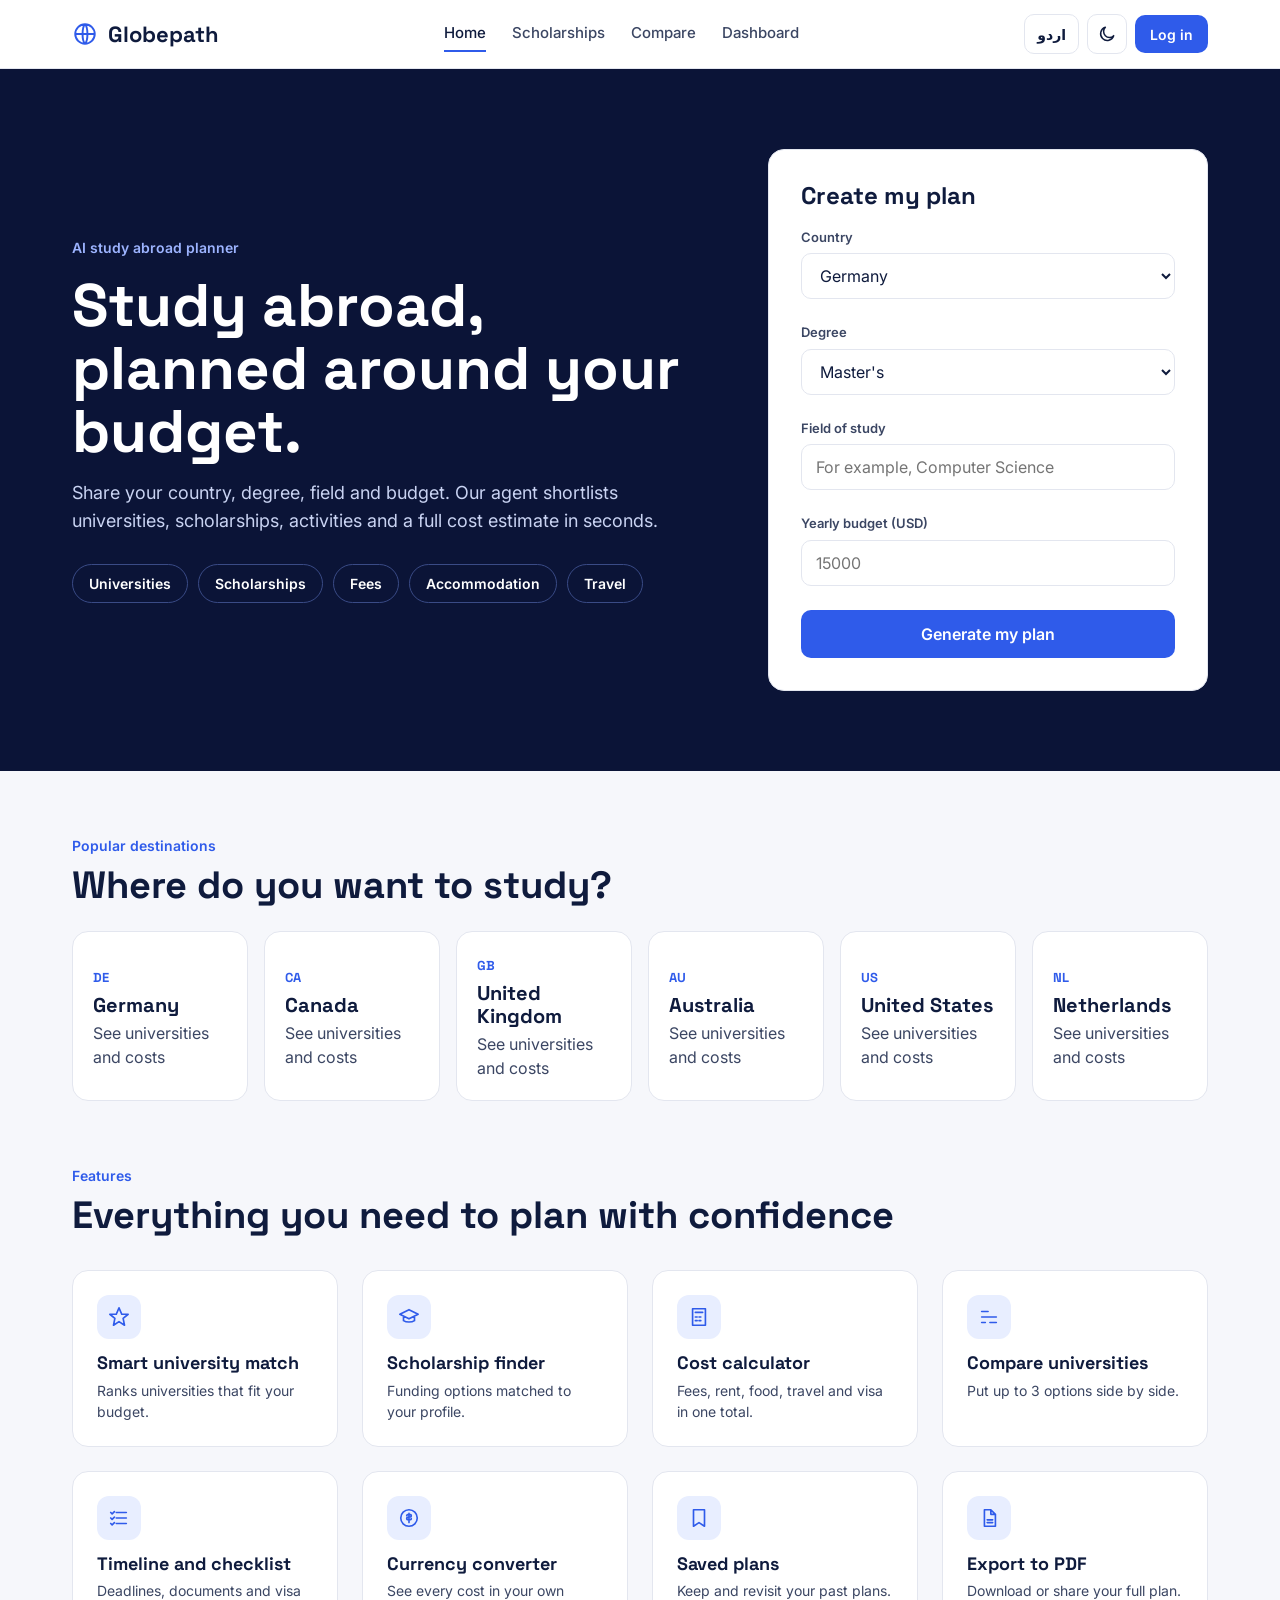
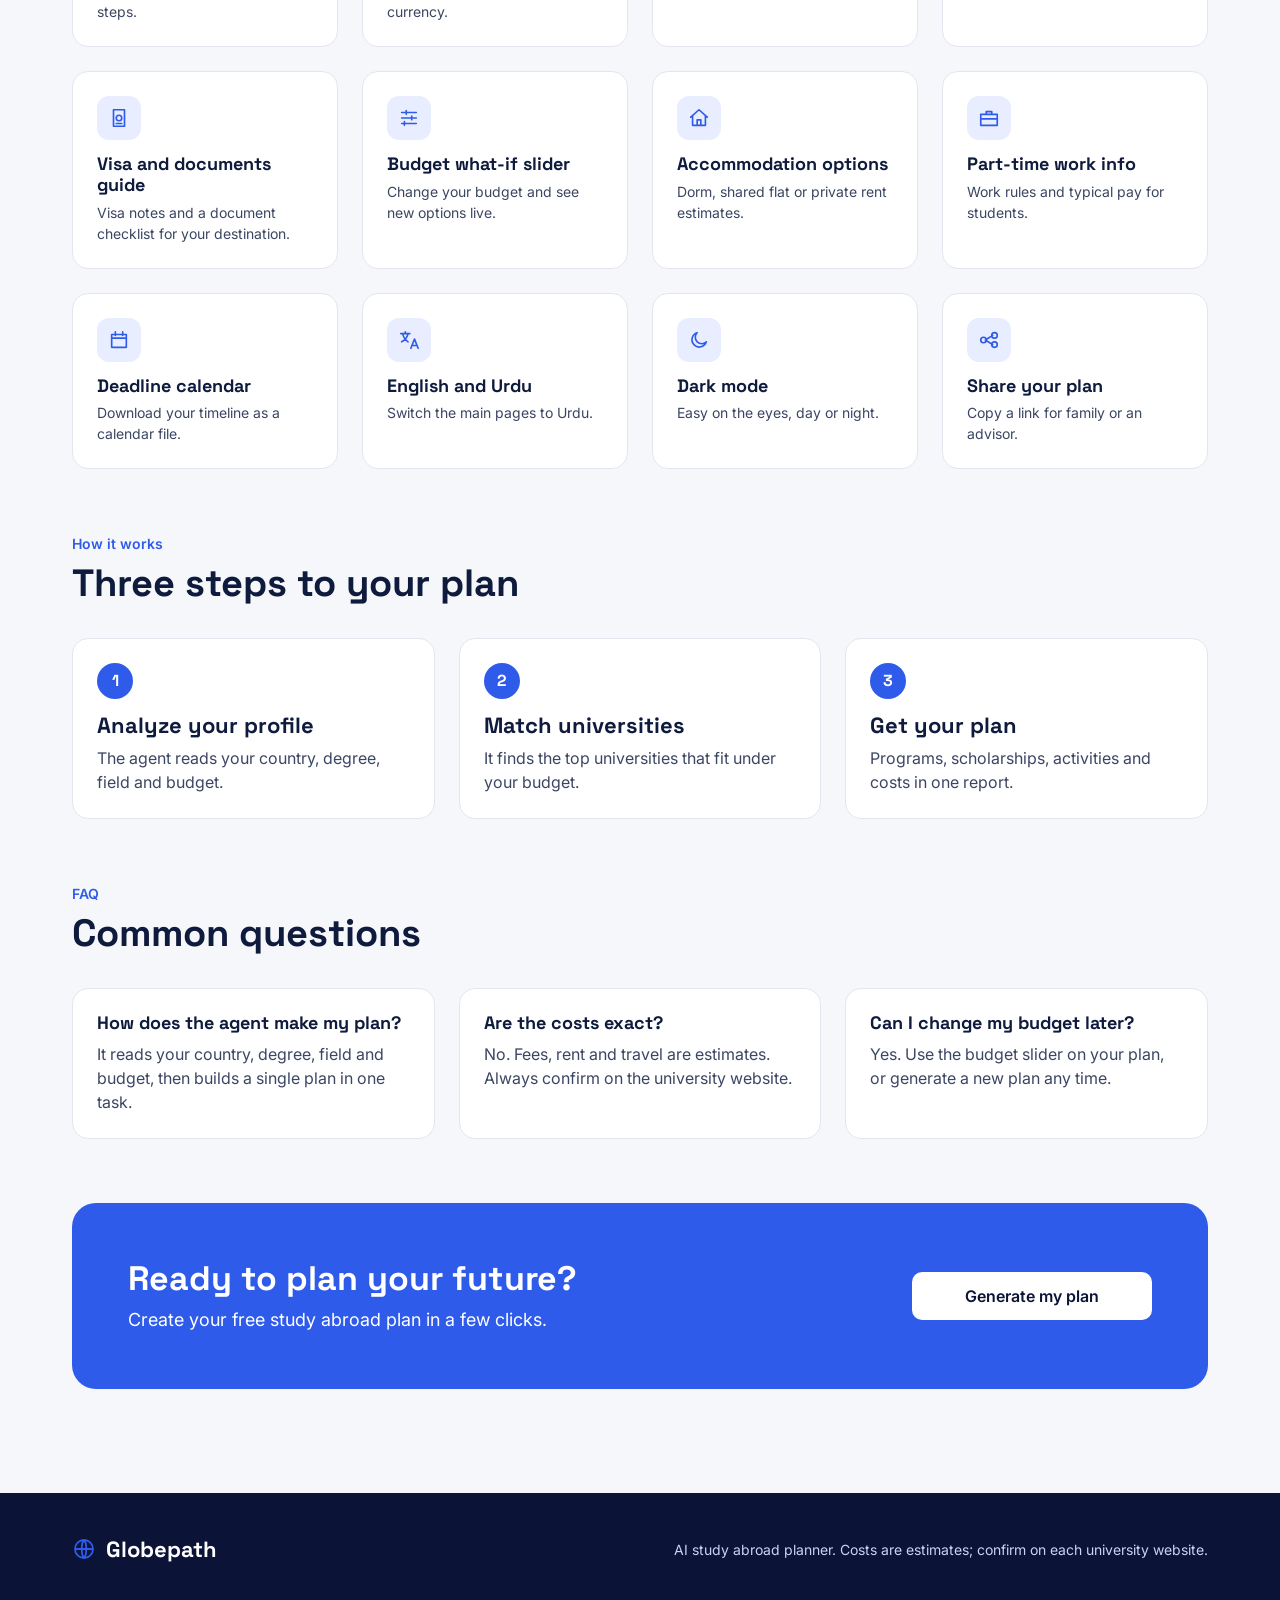
<file: frontend/index.html>
<!doctype html>
<html lang="en">
<head>
<meta charset="utf-8">
<meta name="viewport" content="width=device-width, initial-scale=1">
<title>Globepath | Plan your study abroad</title>
<meta name="description" content="Tell us your country, degree, field and budget. Our AI agent builds your study abroad plan.">
<link rel="icon" href="assets/img/favicon.svg" type="image/svg+xml">
<link rel="preconnect" href="https://fonts.googleapis.com">
<link rel="preconnect" href="https://fonts.gstatic.com" crossorigin>
<link rel="stylesheet" href="https://fonts.googleapis.com/css2?family=Inter:wght@400;500;600&family=Noto+Naskh+Arabic:wght@400;600&family=Space+Grotesk:wght@600;700&display=swap">
<link rel="stylesheet" href="assets/css/tokens.css">
<link rel="stylesheet" href="assets/css/base.css">
<link rel="stylesheet" href="assets/css/layout.css">
<link rel="stylesheet" href="assets/css/components.css">
<link rel="stylesheet" href="assets/css/pages.css">
<link rel="stylesheet" href="assets/css/print.css">
<script>try{var t=JSON.parse(localStorage.getItem("globepath:theme"));document.documentElement.dataset.theme=t||(matchMedia("(prefers-color-scheme: dark)").matches?"dark":"light")}catch(e){}</script>
</head>
<body>
<div id="nav"></div>
<main id="main">
<section class="hero" id="hero"><div class="container hero-grid">
  <div class="hero-copy">
    <div class="eyebrow reveal" style="color:#9DB4FF" data-i18n="hero.eyebrow">AI study abroad planner</div>
    <h1 class="reveal reveal-2" data-i18n="hero.title">Study abroad, planned around your budget.</h1>
    <p class="lead reveal reveal-2" data-i18n="hero.lead">Share your country, degree, field and budget. Our agent shortlists universities, scholarships, activities and a full cost estimate in seconds.</p>
    <div class="pills reveal reveal-2"><span class="pill">Universities</span><span class="pill">Scholarships</span><span class="pill">Fees</span><span class="pill">Accommodation</span><span class="pill">Travel</span></div>
  </div>
  <form class="card hero-form reveal reveal-2" id="plan-form" novalidate>
    <h2 data-i18n="form.title">Create my plan</h2>
    <div class="form-grid">
      <div class="field"><label for="country" data-i18n="form.country">Country</label><select class="input" id="country" required><option value="germany">Germany</option></select><div class="error" id="err-country" role="alert"></div></div>
      <div class="field"><label for="degree" data-i18n="form.degree">Degree</label><select class="input" id="degree" required><option value="bachelor">Bachelor's</option><option value="master" selected>Master's</option><option value="phd">PhD</option></select><div class="error" id="err-degree" role="alert"></div></div>
      <div class="field"><label for="field" data-i18n="form.field">Field of study</label><input class="input" id="field" list="field-list" placeholder="For example, Computer Science" autocomplete="off" required><datalist id="field-list"></datalist><div class="error" id="err-field" role="alert"></div></div>
      <div class="field"><label for="budget" data-i18n="form.budget">Yearly budget (USD)</label><input class="input" id="budget" type="number" inputmode="numeric" min="1000" max="200000" step="500" placeholder="15000" required><div class="error" id="err-budget" role="alert"></div></div>
      <button class="btn btn-block" id="submit-btn" type="submit" data-i18n="form.submit">Generate my plan</button>
    </div>
    <div id="recent" class="hidden" style="margin-top:18px"><div class="muted" style="font-size:13px;font-weight:600;margin-bottom:6px">Recent plans</div><div id="recent-list" class="stack" style="gap:6px;font-size:14px"></div></div>
  </form>
</div></section>

<section class="section"><div class="container">
  <div class="eyebrow">Popular destinations</div><h2 class="section-title" data-i18n="dest.title">Where do you want to study?</h2>
  <div class="dest-grid" id="dest-grid" style="margin-top:24px"></div>
</div></section>

<section class="section" style="padding-top:0"><div class="container stack">
  <div><div class="eyebrow">Features</div><h2 class="section-title" data-i18n="feat.title">Everything you need to plan with confidence</h2></div>
  <div class="feature-grid" id="features"></div>
</div></section>

<section class="section" style="padding-top:0"><div class="container stack">
  <div><div class="eyebrow">How it works</div><h2 class="section-title" data-i18n="how.title">Three steps to your plan</h2></div>
  <div class="steps">
    <div class="card"><span class="rank">1</span><h3>Analyze your profile</h3><p class="muted">The agent reads your country, degree, field and budget.</p></div>
    <div class="card"><span class="rank">2</span><h3>Match universities</h3><p class="muted">It finds the top universities that fit under your budget.</p></div>
    <div class="card"><span class="rank">3</span><h3>Get your plan</h3><p class="muted">Programs, scholarships, activities and costs in one report.</p></div>
  </div>
</div></section>

<section class="section" style="padding-top:0"><div class="container stack">
  <div><div class="eyebrow">FAQ</div><h2 class="section-title" data-i18n="faq.title">Common questions</h2></div>
  <div class="faq">
    <div class="card"><h3>How does the agent make my plan?</h3><p>It reads your country, degree, field and budget, then builds a single plan in one task.</p></div>
    <div class="card"><h3>Are the costs exact?</h3><p>No. Fees, rent and travel are estimates. Always confirm on the university website.</p></div>
    <div class="card"><h3>Can I change my budget later?</h3><p>Yes. Use the budget slider on your plan, or generate a new plan any time.</p></div>
  </div>
</div></section>

<section class="section" style="padding-top:0"><div class="container"><div class="cta">
  <div><h2 data-i18n="cta.title">Ready to plan your future?</h2><p style="font-size:18px">Create your free study abroad plan in a few clicks.</p></div>
  <button class="btn btn-white" id="cta-btn" type="button" style="width:240px" data-i18n="form.submit">Generate my plan</button>
</div></div></section>
</main>
<div id="footer"></div>
<script type="module" src="assets/js/features.js"></script>
<script type="module" src="assets/js/home.js"></script>
</body></html>
</file>
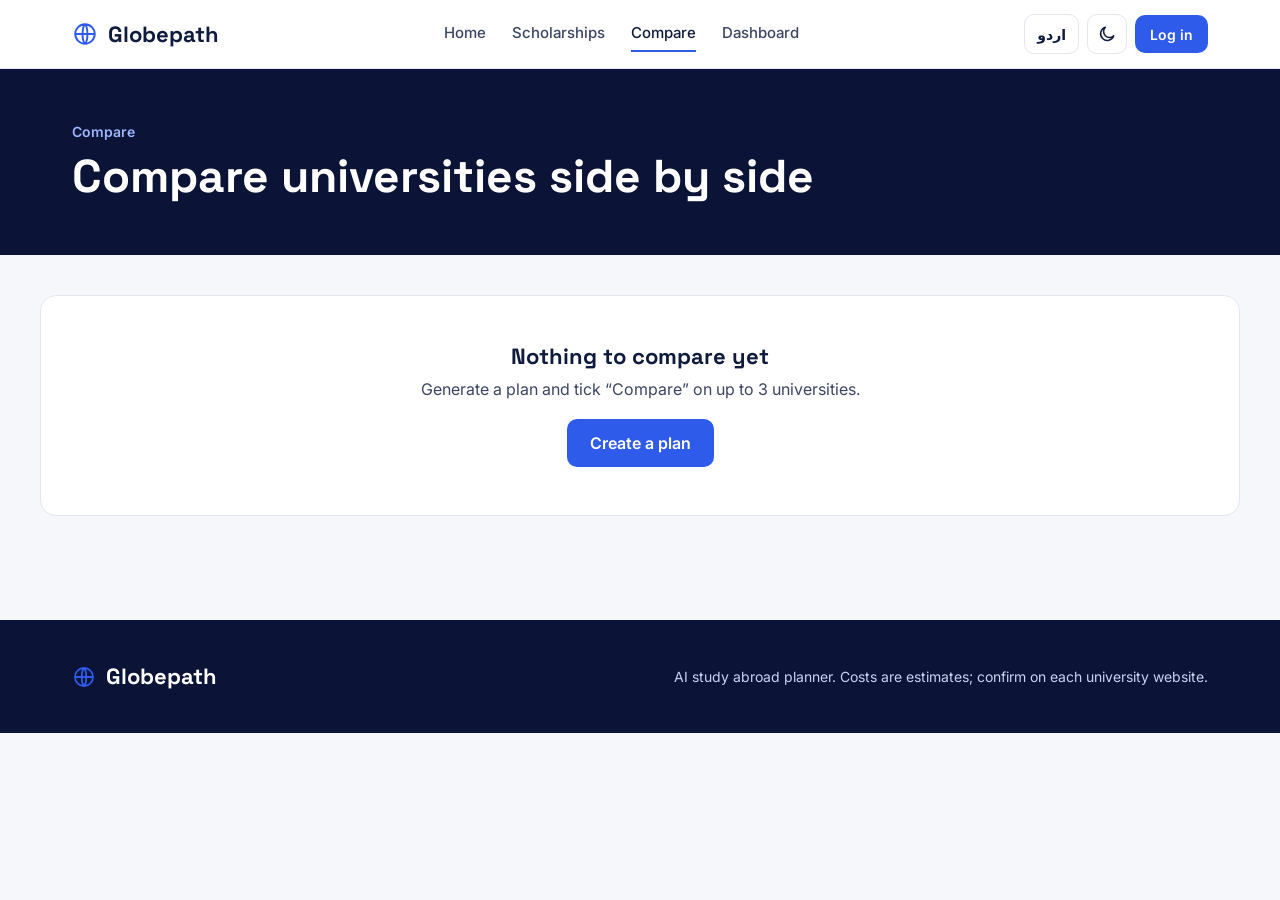
<file: frontend/compare.html>
<!doctype html>
<html lang="en">
<head>
<meta charset="utf-8">
<meta name="viewport" content="width=device-width, initial-scale=1">
<title>Compare universities | Globepath</title>
<meta name="description" content="Compare up to three universities side by side.">
<link rel="icon" href="assets/img/favicon.svg" type="image/svg+xml">
<link rel="preconnect" href="https://fonts.googleapis.com">
<link rel="preconnect" href="https://fonts.gstatic.com" crossorigin>
<link rel="stylesheet" href="https://fonts.googleapis.com/css2?family=Inter:wght@400;500;600&family=Noto+Naskh+Arabic:wght@400;600&family=Space+Grotesk:wght@600;700&display=swap">
<link rel="stylesheet" href="assets/css/tokens.css">
<link rel="stylesheet" href="assets/css/base.css">
<link rel="stylesheet" href="assets/css/layout.css">
<link rel="stylesheet" href="assets/css/components.css">
<link rel="stylesheet" href="assets/css/pages.css">
<link rel="stylesheet" href="assets/css/print.css">
<script>try{var t=JSON.parse(localStorage.getItem("globepath:theme"));document.documentElement.dataset.theme=t||(matchMedia("(prefers-color-scheme: dark)").matches?"dark":"light")}catch(e){}</script>
</head>
<body>
<div id="nav"></div>
<main id="main">
<div class="page-head on-dark"><div class="container"><div class="eyebrow">Compare</div><h1>Compare universities side by side</h1></div></div>
<div class="container section" style="padding-top:40px"><div id="compare-root"></div></div>
</main>
<div id="footer"></div>
<script type="module" src="assets/js/compare.js"></script>
</body></html>
</file>
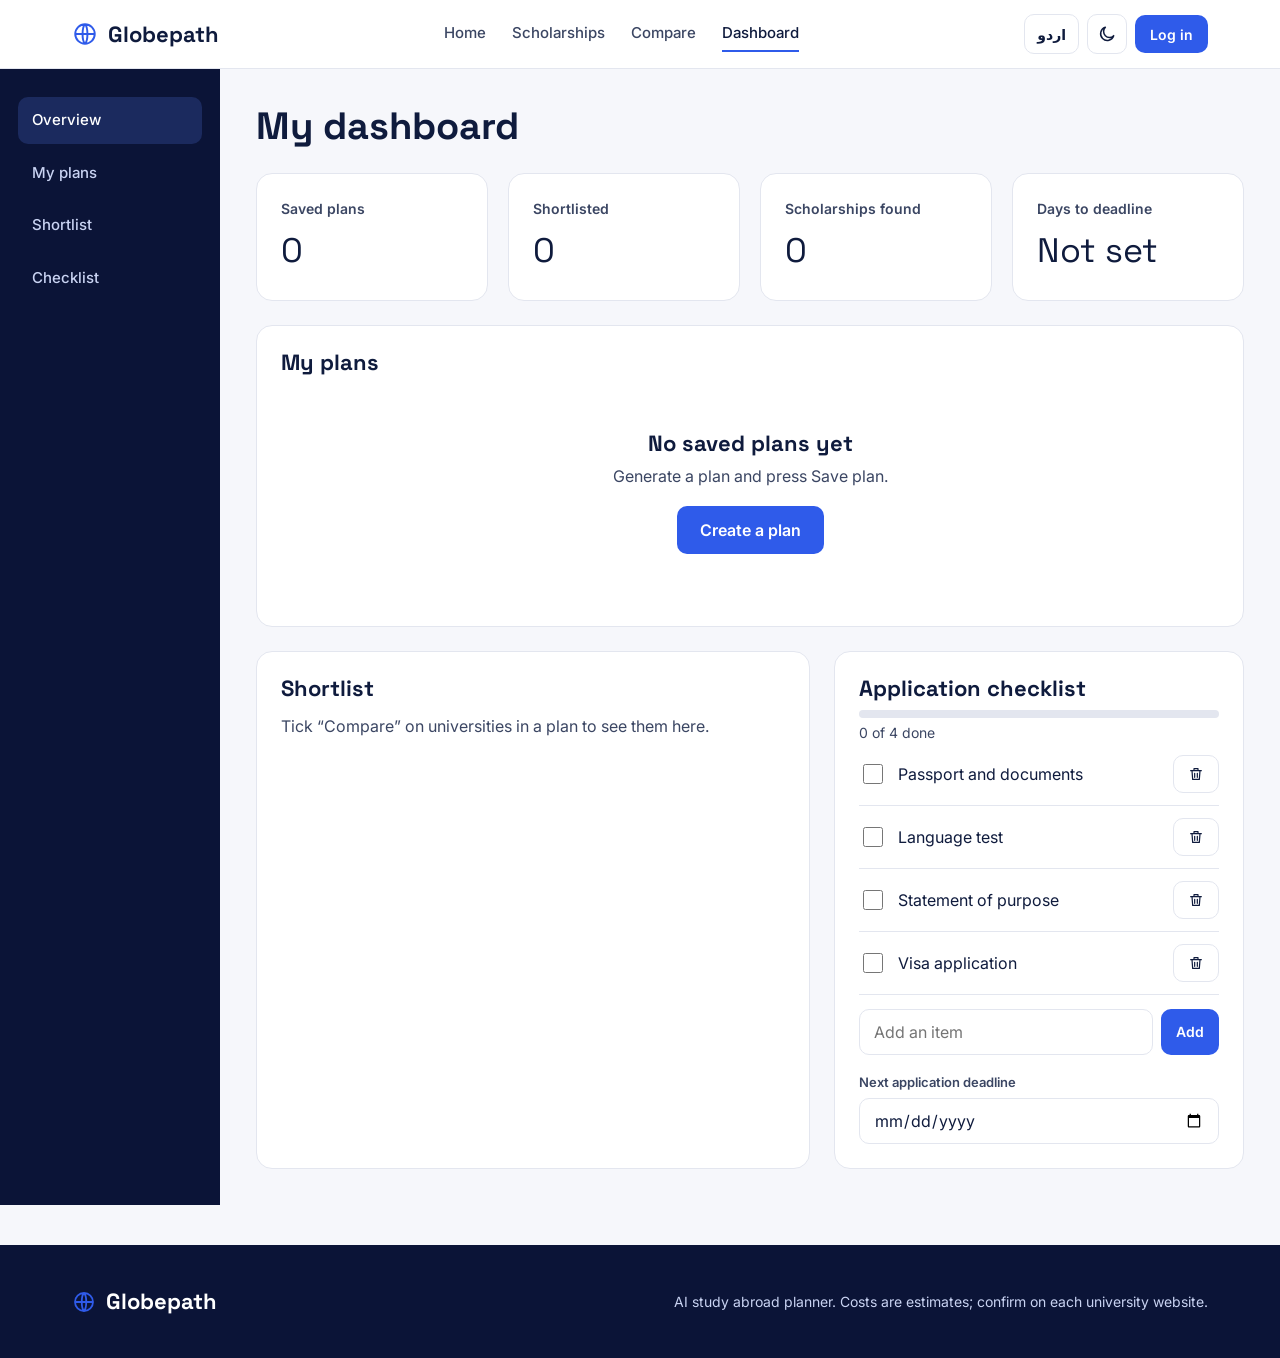
<file: frontend/dashboard.html>
<!doctype html>
<html lang="en">
<head>
<meta charset="utf-8">
<meta name="viewport" content="width=device-width, initial-scale=1">
<title>Dashboard | Globepath</title>
<meta name="description" content="Your saved plans, shortlist and application checklist.">
<link rel="icon" href="assets/img/favicon.svg" type="image/svg+xml">
<link rel="preconnect" href="https://fonts.googleapis.com">
<link rel="preconnect" href="https://fonts.gstatic.com" crossorigin>
<link rel="stylesheet" href="https://fonts.googleapis.com/css2?family=Inter:wght@400;500;600&family=Noto+Naskh+Arabic:wght@400;600&family=Space+Grotesk:wght@600;700&display=swap">
<link rel="stylesheet" href="assets/css/tokens.css">
<link rel="stylesheet" href="assets/css/base.css">
<link rel="stylesheet" href="assets/css/layout.css">
<link rel="stylesheet" href="assets/css/components.css">
<link rel="stylesheet" href="assets/css/pages.css">
<link rel="stylesheet" href="assets/css/print.css">
<script>try{var t=JSON.parse(localStorage.getItem("globepath:theme"));document.documentElement.dataset.theme=t||(matchMedia("(prefers-color-scheme: dark)").matches?"dark":"light")}catch(e){}</script>
</head>
<body>
<div id="nav"></div>
<main id="main">
<div class="dash">
  <aside class="sidebar" aria-label="Dashboard sections"><a class="on" href="#overview">Overview</a><a href="#plans">My plans</a><a href="#shortlist">Shortlist</a><a href="#checklist-section">Checklist</a></aside>
  <div class="dash-main">
    <h1 class="section-title" id="greeting" style="margin:0">My dashboard</h1>
    <section id="overview"><div class="tiles" id="tiles"></div></section>
    <section class="card" id="plans"><h2 style="font-size:22px;margin-bottom:8px">My plans</h2><div id="plans-list"></div></section>
    <div class="row">
      <section class="card grow" id="shortlist" style="flex:1.4"><h2 style="font-size:22px;margin-bottom:12px">Shortlist</h2><div id="shortlist-list"></div></section>
      <section class="card grow" id="checklist-section"><h2 style="font-size:22px">Application checklist</h2><div id="checklist"></div>
        <form id="add-form" style="display:flex;gap:8px;margin-top:14px"><label class="sr-only" for="new-item">New checklist item</label><input class="input" id="new-item" placeholder="Add an item"><button class="btn btn-sm" type="submit" style="height:46px">Add</button></form>
        <div class="field" style="margin-top:18px"><label for="deadline">Next application deadline</label><input class="input" id="deadline" type="date"></div>
      </section>
    </div>
  </div>
</div>
</main>
<div id="footer"></div>
<script type="module" src="assets/js/dashboard.js"></script>
</body></html>
</file>
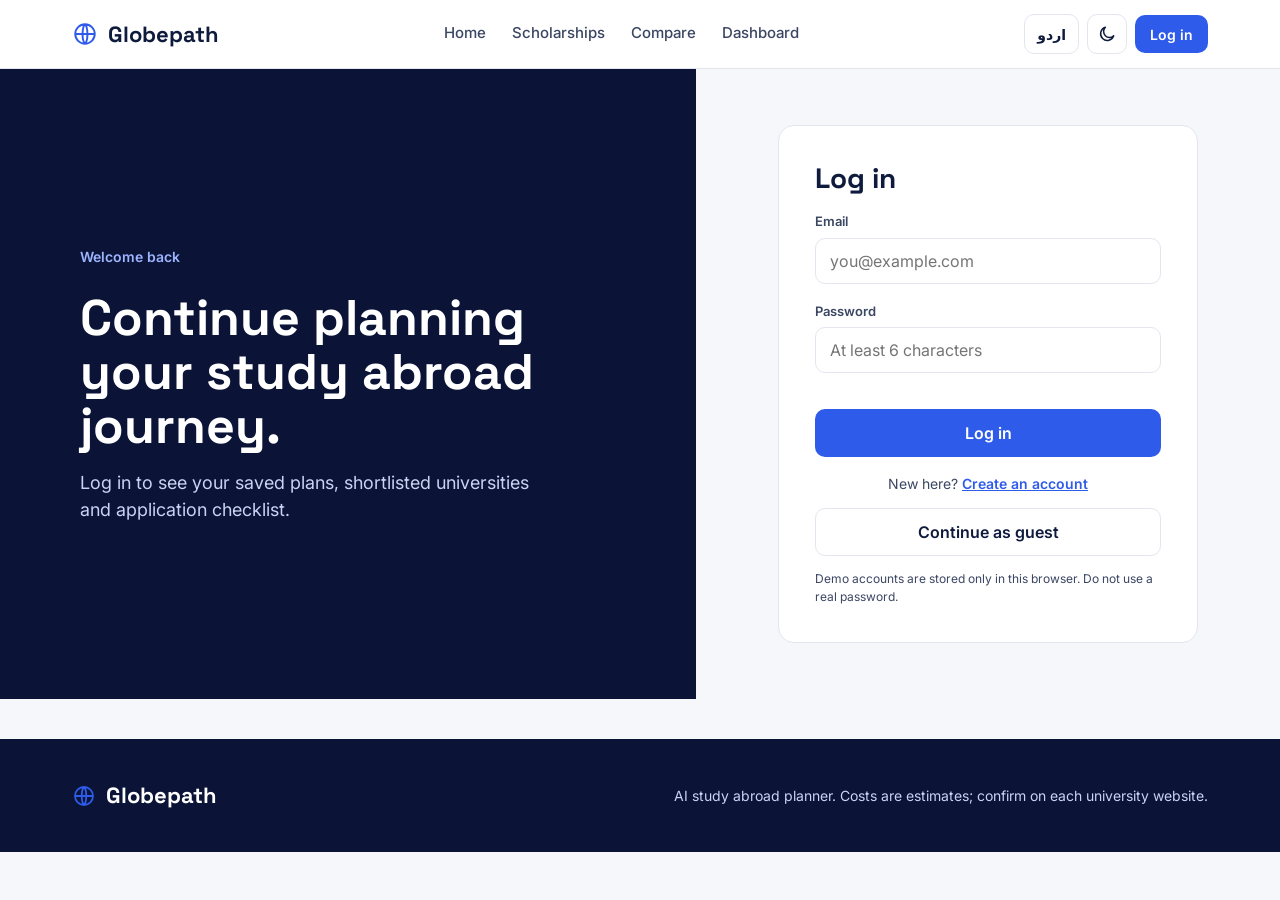
<file: frontend/login.html>
<!doctype html>
<html lang="en">
<head>
<meta charset="utf-8">
<meta name="viewport" content="width=device-width, initial-scale=1">
<title>Log in | Globepath</title>
<meta name="description" content="Log in or create a Globepath account.">
<link rel="icon" href="assets/img/favicon.svg" type="image/svg+xml">
<link rel="preconnect" href="https://fonts.googleapis.com">
<link rel="preconnect" href="https://fonts.gstatic.com" crossorigin>
<link rel="stylesheet" href="https://fonts.googleapis.com/css2?family=Inter:wght@400;500;600&family=Noto+Naskh+Arabic:wght@400;600&family=Space+Grotesk:wght@600;700&display=swap">
<link rel="stylesheet" href="assets/css/tokens.css">
<link rel="stylesheet" href="assets/css/base.css">
<link rel="stylesheet" href="assets/css/layout.css">
<link rel="stylesheet" href="assets/css/components.css">
<link rel="stylesheet" href="assets/css/pages.css">
<link rel="stylesheet" href="assets/css/print.css">
<script>try{var t=JSON.parse(localStorage.getItem("globepath:theme"));document.documentElement.dataset.theme=t||(matchMedia("(prefers-color-scheme: dark)").matches?"dark":"light")}catch(e){}</script>
</head>
<body>
<div id="nav"></div>
<main id="main">
<div class="auth">
  <div class="auth-side on-dark"><div class="eyebrow">Welcome back</div><h1>Continue planning your study abroad journey.</h1><p>Log in to see your saved plans, shortlisted universities and application checklist.</p></div>
  <div class="auth-form-wrap"><div class="card auth-card">
    <h2 id="auth-title">Log in</h2>
    <form id="auth-form" class="form-grid" novalidate>
      <div class="field hidden" id="name-field"><label for="name">Name</label><input class="input" id="name" autocomplete="name"></div>
      <div class="field"><label for="email">Email</label><input class="input" id="email" type="email" autocomplete="email" placeholder="you@example.com"></div>
      <div class="field"><label for="password">Password</label><input class="input" id="password" type="password" autocomplete="current-password" placeholder="At least 6 characters"></div>
      <div class="error" id="form-error" role="alert"></div>
      <button class="btn btn-block" id="auth-submit" type="submit">Log in</button>
    </form>
    <p style="text-align:center;font-size:14px;margin-top:16px" class="muted" id="switch-text"></p>
    <button class="btn btn-ghost btn-block" id="guest-btn" type="button" style="margin-top:14px">Continue as guest</button>
    <p class="muted" style="font-size:12px;margin-top:14px">Demo accounts are stored only in this browser. Do not use a real password.</p>
  </div></div>
</div>
</main>
<div id="footer"></div>
<script type="module" src="assets/js/login.js"></script>
</body></html>
</file>
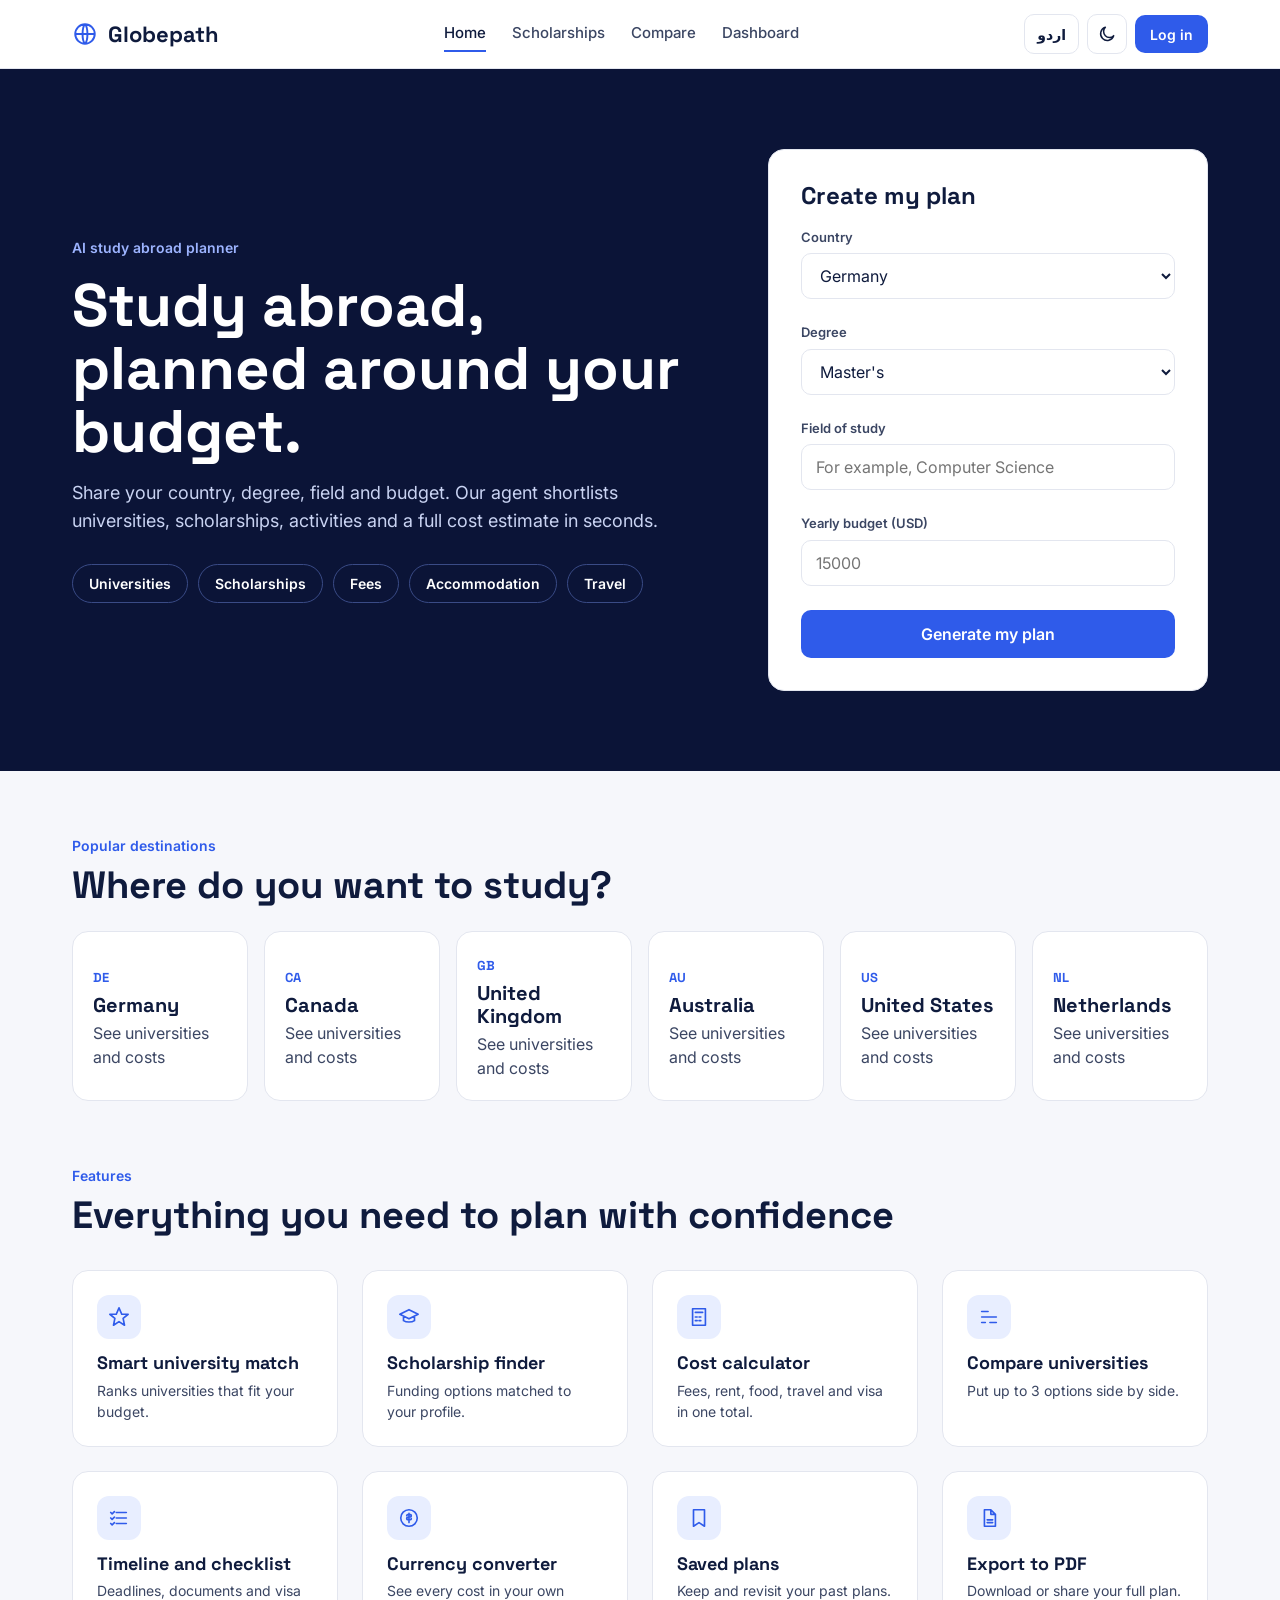
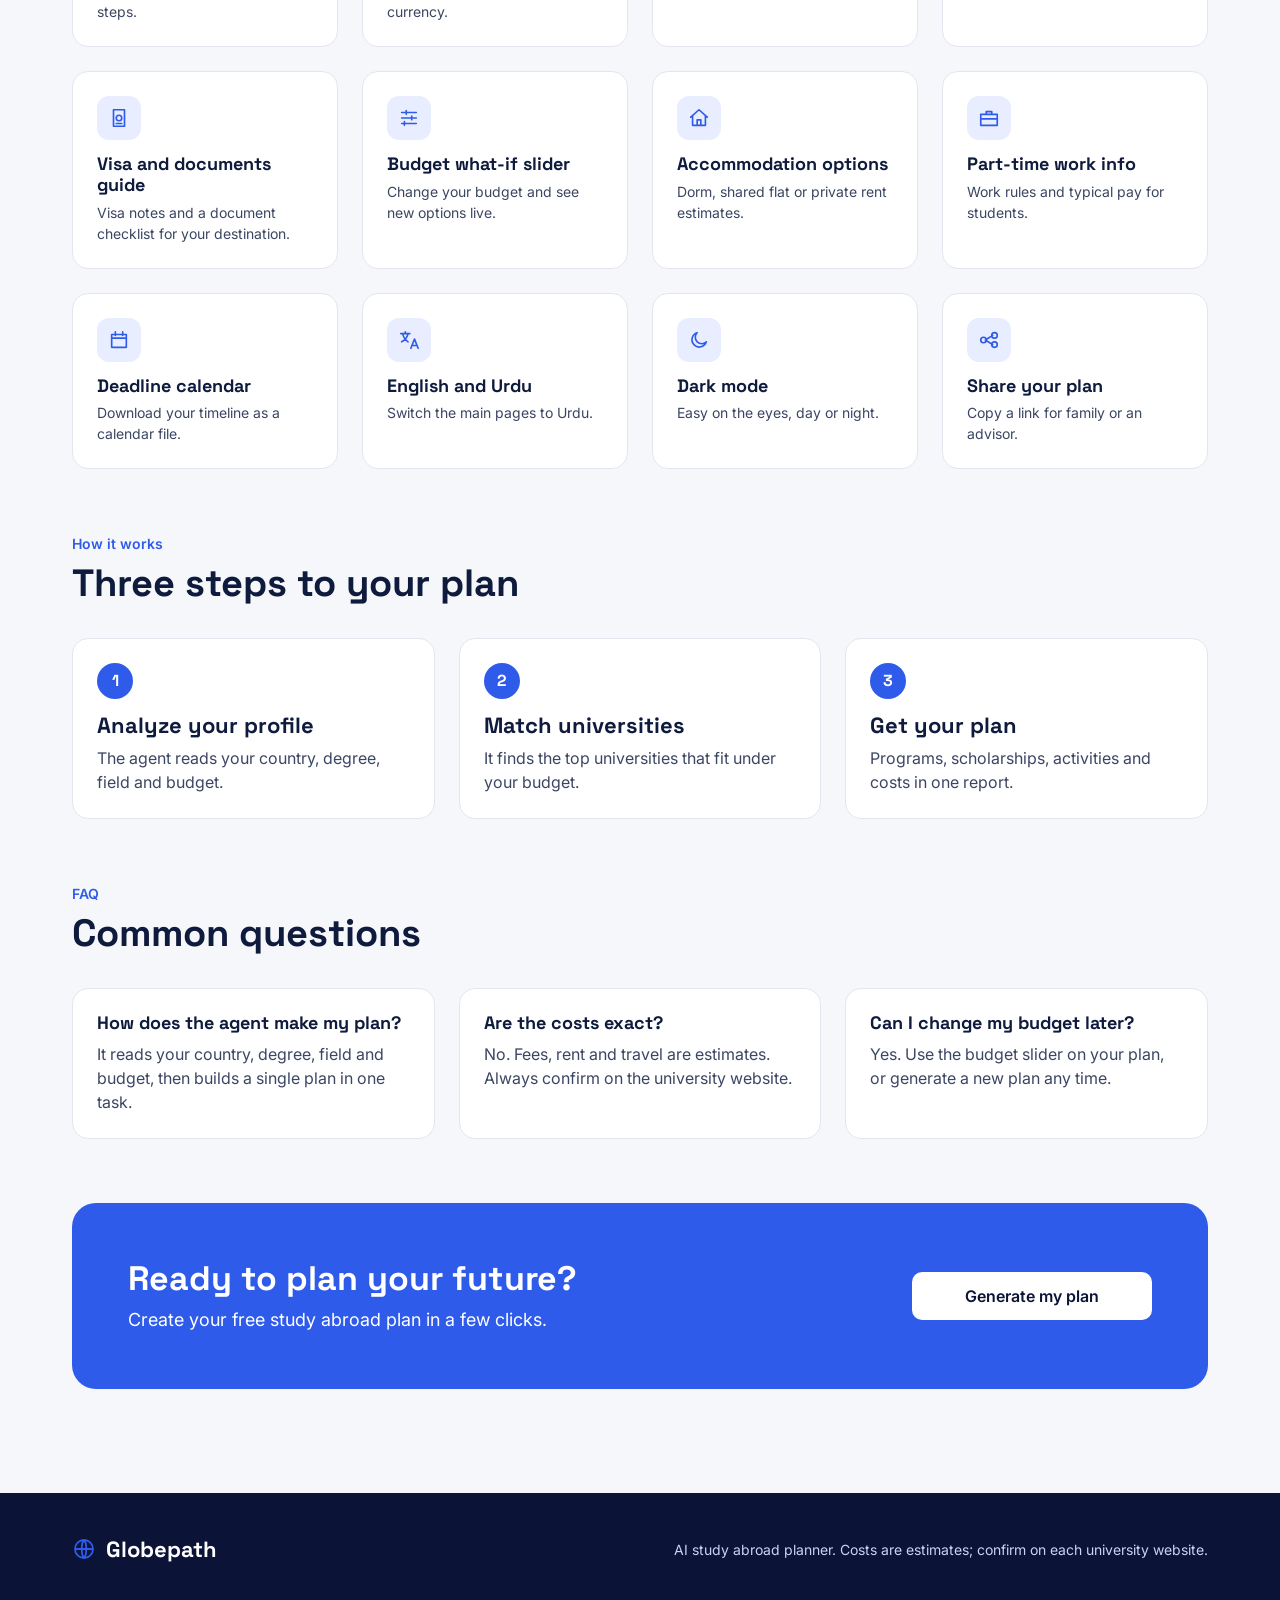
<file: frontend/plan.html>
<!doctype html>
<html lang="en">
<head>
<meta charset="utf-8">
<meta name="viewport" content="width=device-width, initial-scale=1">
<title>Your plan | Globepath</title>
<meta name="description" content="Your personalised study abroad plan.">
<link rel="icon" href="assets/img/favicon.svg" type="image/svg+xml">
<link rel="preconnect" href="https://fonts.googleapis.com">
<link rel="preconnect" href="https://fonts.gstatic.com" crossorigin>
<link rel="stylesheet" href="https://fonts.googleapis.com/css2?family=Inter:wght@400;500;600&family=Noto+Naskh+Arabic:wght@400;600&family=Space+Grotesk:wght@600;700&display=swap">
<link rel="stylesheet" href="assets/css/tokens.css">
<link rel="stylesheet" href="assets/css/base.css">
<link rel="stylesheet" href="assets/css/layout.css">
<link rel="stylesheet" href="assets/css/components.css">
<link rel="stylesheet" href="assets/css/pages.css">
<link rel="stylesheet" href="assets/css/print.css">
<script>try{var t=JSON.parse(localStorage.getItem("globepath:theme"));document.documentElement.dataset.theme=t||(matchMedia("(prefers-color-scheme: dark)").matches?"dark":"light")}catch(e){}</script>
</head>
<body>
<div id="nav"></div>
<main id="main">
<div id="plan-head"></div>
<div class="container section" style="padding-top:40px"><div id="plan-root"></div></div>
</main>
<div id="footer"></div>
<script type="module" src="assets/js/plan.js"></script>
</body></html>
</file>
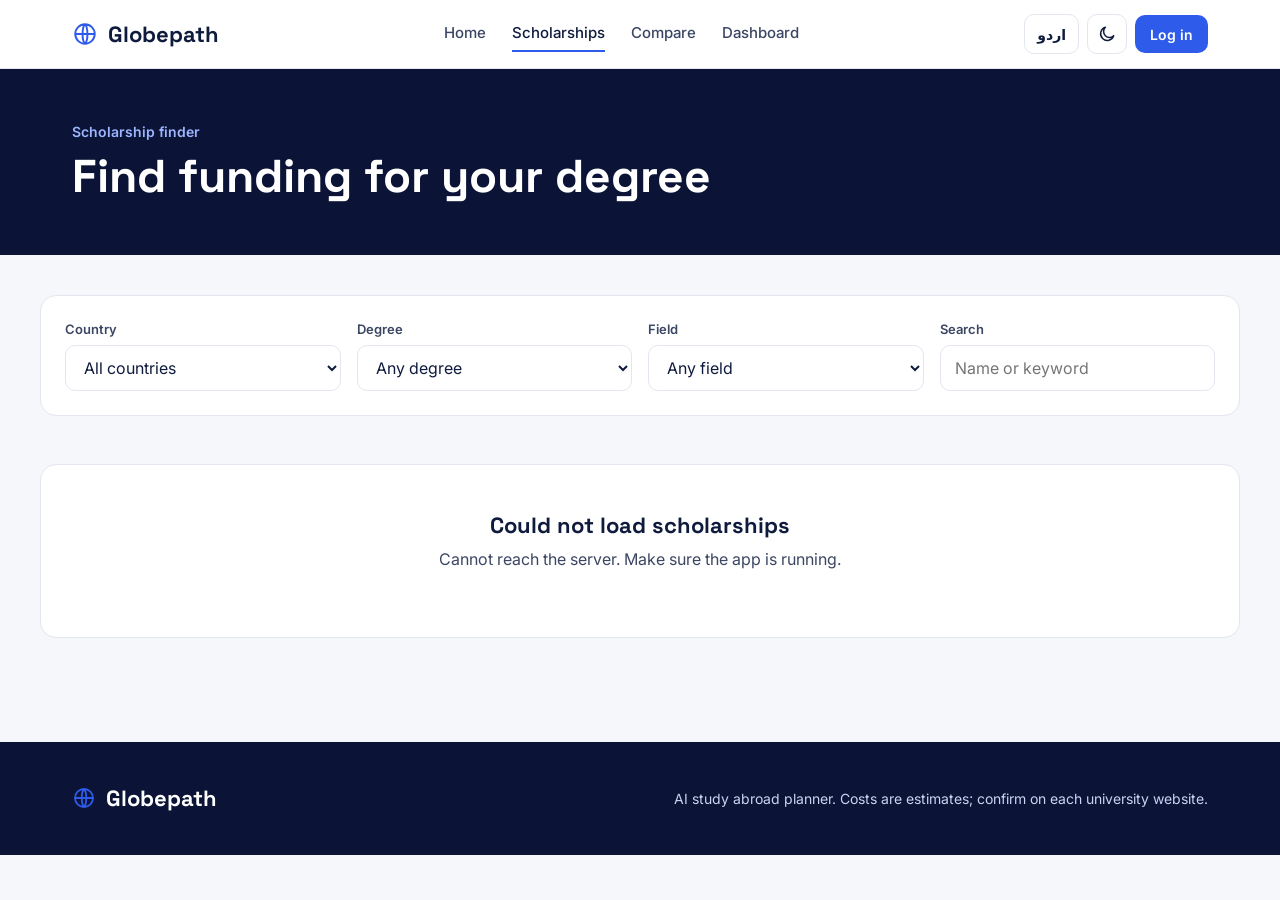
<file: frontend/scholarships.html>
<!doctype html>
<html lang="en">
<head>
<meta charset="utf-8">
<meta name="viewport" content="width=device-width, initial-scale=1">
<title>Scholarships | Globepath</title>
<meta name="description" content="Find scholarships by country, degree and field.">
<link rel="icon" href="assets/img/favicon.svg" type="image/svg+xml">
<link rel="preconnect" href="https://fonts.googleapis.com">
<link rel="preconnect" href="https://fonts.gstatic.com" crossorigin>
<link rel="stylesheet" href="https://fonts.googleapis.com/css2?family=Inter:wght@400;500;600&family=Noto+Naskh+Arabic:wght@400;600&family=Space+Grotesk:wght@600;700&display=swap">
<link rel="stylesheet" href="assets/css/tokens.css">
<link rel="stylesheet" href="assets/css/base.css">
<link rel="stylesheet" href="assets/css/layout.css">
<link rel="stylesheet" href="assets/css/components.css">
<link rel="stylesheet" href="assets/css/pages.css">
<link rel="stylesheet" href="assets/css/print.css">
<script>try{var t=JSON.parse(localStorage.getItem("globepath:theme"));document.documentElement.dataset.theme=t||(matchMedia("(prefers-color-scheme: dark)").matches?"dark":"light")}catch(e){}</script>
</head>
<body>
<div id="nav"></div>
<main id="main">
<div class="page-head on-dark"><div class="container"><div class="eyebrow">Scholarship finder</div><h1>Find funding for your degree</h1></div></div>
<div class="container section" style="padding-top:40px"><div class="stack">
  <form class="card filter-bar" id="filter-form">
    <div class="field"><label for="f-country">Country</label><select class="input" id="f-country"></select></div>
    <div class="field"><label for="f-degree">Degree</label><select class="input" id="f-degree"></select></div>
    <div class="field"><label for="f-field">Field</label><select class="input" id="f-field"></select></div>
    <div class="field"><label for="f-q">Search</label><input class="input" id="f-q" type="search" placeholder="Name or keyword"></div>
  </form>
  <p class="muted" id="count" role="status"></p>
  <div class="sch-grid" id="results"></div>
</div></div>
</main>
<div id="footer"></div>
<script type="module" src="assets/js/scholarships.js"></script>
</body></html>
</file>
<file: frontend/assets/css/tokens.css>
:root {
  --navy: #0B1437;
  --navy-2: #1B2A5E;
  --accent: #2F5BEA;
  --accent-text: #2F5BEA;
  --teal: #14B8A6;
  --amber: #F59E0B;
  --bg: #F6F7FB;
  --surface: #FFFFFF;
  --line: #E3E6EF;
  --ink: #0F1B3D;
  --muted: #3B4663;
  --chip-bg: #E8EEFF;
  --chip-ink: #1E3FA8;
  --ok-bg: #DDF5EA;
  --ok-ink: #0B6B4F;
  --warn-bg: #FFF1D6;
  --warn-ink: #8A5200;
  --bad-bg: #FDE4E4;
  --bad-ink: #9B1C1C;
  --radius: 16px;
  --radius-sm: 10px;
  --font-head: "Space Grotesk", "Segoe UI", system-ui, sans-serif;
  --font-body: "Inter", "Segoe UI", system-ui, sans-serif;
  --shadow: 0 1px 2px rgba(11, 20, 55, .06), 0 8px 24px rgba(11, 20, 55, .06);
  --max: 1200px;
}
[data-theme="dark"] {
  --accent-text: #9DB4FF;
  --bg: #0A1022;
  --surface: #121A36;
  --line: #27325A;
  --ink: #EAF0FF;
  --muted: #AEB9DA;
  --chip-bg: #1B2A5E;
  --chip-ink: #BFD0FF;
  --ok-bg: #0F3D31;
  --ok-ink: #8BEAC8;
  --warn-bg: #4A3510;
  --warn-ink: #FFD58A;
  --bad-bg: #4A1A1A;
  --bad-ink: #FFB4B4;
  --shadow: 0 1px 2px rgba(0, 0, 0, .3), 0 8px 24px rgba(0, 0, 0, .25);
}
</file>
<file: frontend/assets/css/base.css>
*, *::before, *::after { box-sizing: border-box; }
html { scroll-behavior: smooth; }
body { margin: 0; font-family: var(--font-body); background: var(--bg); color: var(--ink); line-height: 1.5; -webkit-font-smoothing: antialiased; }
[lang="ur"] body { font-family: "Noto Naskh Arabic", var(--font-body); line-height: 1.9; }
h1, h2, h3, h4 { font-family: var(--font-head); margin: 0; line-height: 1.15; }
p { margin: 0; }
a { color: var(--accent-text); }
img, svg { max-width: 100%; }
button, input, select { font: inherit; color: inherit; }
:focus-visible { outline: 3px solid var(--accent); outline-offset: 2px; border-radius: 6px; }
.container { max-width: var(--max); margin: 0 auto; padding: 0 32px; }
.section { padding: 64px 0; }
.sr-only { position: absolute; width: 1px; height: 1px; overflow: hidden; clip: rect(0 0 0 0); white-space: nowrap; }
.muted { color: var(--muted); }
.hidden { display: none !important; }
.stack { display: flex; flex-direction: column; gap: 24px; }
.row { display: flex; gap: 24px; flex-wrap: wrap; }
.grow { flex: 1; min-width: 260px; }
.eyebrow { font-size: 14px; font-weight: 600; color: var(--accent-text); margin-bottom: 8px; }
.on-dark .eyebrow { color: #9DB4FF; }
.section-title { font-size: clamp(28px, 4vw, 38px); margin-bottom: 8px; }
.skip { position: absolute; inset-inline-start: 8px; top: 8px; transform: translateY(-300%); background: var(--accent); color: #fff; padding: 8px 14px; border-radius: 8px; z-index: 100; transition: transform .15s; }
.skip:focus { transform: none; }
@media (max-width: 720px) { .container { padding: 0 20px; } .section { padding: 44px 0; } }
@media (prefers-reduced-motion: reduce) { *, *::before, *::after { animation-duration: .001ms !important; transition-duration: .001ms !important; scroll-behavior: auto !important; } }
</file>
<file: frontend/assets/css/layout.css>
.nav { background: var(--surface); border-bottom: 1px solid var(--line); position: sticky; top: 0; z-index: 50; }
.nav-inner { display: flex; align-items: center; justify-content: space-between; gap: 16px; padding-top: 14px; padding-bottom: 14px; }
.logo { font-family: var(--font-head); font-weight: 700; font-size: 22px; color: var(--ink); text-decoration: none; display: flex; align-items: center; gap: 10px; }
.logo svg { color: var(--accent); }
.nav-links { display: flex; gap: 26px; align-items: center; }
.nav-links a { color: var(--muted); text-decoration: none; font-weight: 500; font-size: 15px; padding: 6px 0; border-bottom: 2px solid transparent; transition: color .15s, border-color .15s; }
.nav-links a:hover { color: var(--ink); }
.nav-links a[aria-current="page"] { color: var(--ink); border-color: var(--accent); }
.nav-tools { display: flex; gap: 8px; align-items: center; }
.icon-btn { width: 40px; height: 40px; border-radius: 10px; border: 1px solid var(--line); background: var(--surface); display: inline-flex; align-items: center; justify-content: center; cursor: pointer; transition: background .15s; }
.icon-btn:hover { background: var(--chip-bg); }
.lang-btn { width: auto; padding: 0 12px; font-weight: 600; font-size: 14px; }
.menu-btn { display: none; }
.user-chip { display: inline-flex; align-items: center; gap: 8px; padding: 6px 12px 6px 6px; border: 1px solid var(--line); border-radius: 99px; text-decoration: none; color: var(--ink); font-weight: 600; font-size: 14px; }
.user-chip b { width: 28px; height: 28px; border-radius: 99px; background: var(--accent); color: #fff; display: inline-flex; align-items: center; justify-content: center; font-size: 13px; }
.footer { background: var(--navy); color: #C9D3F2; padding: 40px 0; margin-top: 40px; }
.footer-inner { display: flex; justify-content: space-between; gap: 24px; flex-wrap: wrap; align-items: center; font-size: 14px; }
.footer .logo { color: #fff; }
.footer a { color: #C9D3F2; }
.hero { background: var(--navy); color: #fff; padding: 80px 0; }
.hero-grid { display: flex; gap: 64px; align-items: center; flex-wrap: wrap; }
.hero-copy { flex: 1 1 460px; }
.hero h1 { font-size: clamp(38px, 5.4vw, 60px); line-height: 1.05; margin: 16px 0; color: #fff; }
.hero p.lead { font-size: 18px; line-height: 1.6; color: #C9D3F2; margin-bottom: 28px; max-width: 56ch; }
.pills { display: flex; gap: 10px; flex-wrap: wrap; }
.pill { padding: 8px 16px; border-radius: 99px; border: 1px solid #3A4B86; font-size: 14px; font-weight: 600; color: #fff; }
.page-head { background: var(--navy); color: #fff; padding: 52px 0; }
.page-head h1 { font-size: clamp(30px, 4.4vw, 46px); color: #fff; margin-top: 8px; }
.page-head .chips { margin-top: 20px; }
@media (max-width: 860px) {
  .menu-btn { display: inline-flex; }
  .nav-links { display: none; position: absolute; top: 100%; left: 0; right: 0; background: var(--surface); border-bottom: 1px solid var(--line); flex-direction: column; align-items: flex-start; padding: 16px 20px; gap: 12px; }
  .nav-links.open { display: flex; }
}
</file>
<file: frontend/assets/css/components.css>
.card { background: var(--surface); border: 1px solid var(--line); border-radius: var(--radius); padding: 24px; }
.card-lift { transition: transform .18s ease, box-shadow .18s ease; }
.card-lift:hover { transform: translateY(-3px); box-shadow: var(--shadow); }
.btn { display: inline-flex; align-items: center; justify-content: center; gap: 8px; height: 48px; padding: 0 22px; border-radius: var(--radius-sm); border: 1px solid transparent; background: var(--accent); color: #fff; font-weight: 600; font-size: 16px; cursor: pointer; text-decoration: none; transition: background .15s, transform .1s; }
.btn:hover { background: #2449C2; }
.btn:active { transform: scale(.98); }
.btn[disabled] { opacity: .6; cursor: not-allowed; }
.btn-block { width: 100%; }
.btn-ghost { background: transparent; color: var(--ink); border-color: var(--line); }
.btn-ghost:hover { background: var(--chip-bg); }
.btn-white { background: #fff; color: var(--navy); }
.btn-white:hover { background: #E8EEFF; }
.btn-sm { height: 38px; padding: 0 14px; font-size: 14px; }
.field { display: flex; flex-direction: column; gap: 6px; }
.field label { font-size: 13px; font-weight: 600; color: var(--muted); }
.input { width: 100%; height: 46px; border: 1px solid var(--line); border-radius: var(--radius-sm); padding: 0 14px; background: var(--surface); color: var(--ink); }
.input:focus { border-color: var(--accent); }
.input[aria-invalid="true"] { border-color: #D14343; }
.error { color: var(--bad-ink); font-size: 13px; min-height: 0; }
[data-theme="dark"] .error { color: #FFB4B4; }
.form-grid { display: grid; gap: 18px; }
.chips { display: flex; gap: 10px; flex-wrap: wrap; }
.chip { padding: 8px 16px; border-radius: 99px; border: 1px solid #3A4B86; font-size: 14px; font-weight: 600; color: #fff; }
.tag { display: inline-block; font-size: 12px; font-weight: 600; padding: 4px 10px; border-radius: 99px; background: var(--chip-bg); color: var(--chip-ink); }
.tag-ok { background: var(--ok-bg); color: var(--ok-ink); }
.tag-warn { background: var(--warn-bg); color: var(--warn-ink); }
.tag-bad { background: var(--bad-bg); color: var(--bad-ink); }
.rank { width: 36px; height: 36px; border-radius: 99px; background: var(--accent); color: #fff; font-family: var(--font-head); font-weight: 700; display: inline-flex; align-items: center; justify-content: center; flex: none; }
.meter { height: 8px; border-radius: 99px; background: var(--line); overflow: hidden; }
.meter > i { display: block; height: 100%; width: 0; border-radius: 99px; background: var(--accent); transition: width .9s cubic-bezier(.2, .8, .2, 1); }
.kv { display: flex; justify-content: space-between; gap: 16px; padding: 12px 0; border-bottom: 1px solid var(--line); }
.kv:last-child { border-bottom: 0; }
.kv-total { font-family: var(--font-head); font-size: 22px; color: var(--accent-text); }
.stacked-bar { display: flex; height: 16px; border-radius: 99px; overflow: hidden; background: var(--line); margin-bottom: 12px; }
.stacked-bar > i { display: block; width: 0; transition: width .9s cubic-bezier(.2, .8, .2, 1); }
.dot { width: 12px; height: 12px; border-radius: 3px; display: inline-block; margin-right: 10px; }
.table-wrap { overflow-x: auto; }
table { width: 100%; border-collapse: collapse; font-size: 15px; }
th, td { text-align: left; padding: 14px 12px; border-bottom: 1px solid var(--line); vertical-align: top; }
th { font-family: var(--font-head); font-size: 16px; border-bottom: 2px solid var(--ink); }
td.best { color: var(--ok-ink); font-weight: 700; }
[data-theme="dark"] td.best { color: #8BEAC8; }
.segmented { display: inline-flex; border: 1px solid var(--line); border-radius: var(--radius-sm); overflow: hidden; }
.segmented button { border: 0; background: var(--surface); padding: 10px 16px; font-weight: 600; font-size: 14px; cursor: pointer; }
.segmented button[aria-pressed="true"] { background: var(--accent); color: #fff; }
.empty { text-align: center; padding: 48px 24px; }
.empty h3 { font-size: 22px; margin-bottom: 8px; }
.empty p { color: var(--muted); margin-bottom: 18px; }
.toast { position: fixed; bottom: 24px; left: 50%; transform: translate(-50%, 20px); background: var(--navy); color: #fff; padding: 12px 20px; border-radius: 12px; font-weight: 600; opacity: 0; pointer-events: none; transition: opacity .2s, transform .2s; z-index: 200; }
.toast.show { opacity: 1; transform: translate(-50%, 0); }
.notice { border-radius: var(--radius-sm); padding: 14px 16px; background: var(--warn-bg); color: var(--warn-ink); font-size: 14px; }
.notice-info { background: var(--chip-bg); color: var(--chip-ink); }
.icon-box { width: 44px; height: 44px; border-radius: 12px; background: var(--chip-bg); color: var(--accent-text); display: flex; align-items: center; justify-content: center; margin-bottom: 14px; }
.check { display: flex; align-items: center; gap: 12px; padding: 12px 0; border-bottom: 1px solid var(--line); }
.check input { width: 20px; height: 20px; accent-color: var(--accent); flex: none; }
.check label { flex: 1; }
.check input:checked + label { text-decoration: line-through; color: var(--muted); }
.spinner { width: 18px; height: 18px; border-radius: 99px; border: 3px solid rgba(255,255,255,.4); border-top-color: #fff; animation: spin .8s linear infinite; }
@keyframes spin { to { transform: rotate(360deg); } }
.link-btn { background: none; border: 0; padding: 0; color: var(--accent-text); font-weight: 600; cursor: pointer; text-decoration: underline; }
</file>
<file: frontend/assets/css/pages.css>
/* Home */
.hero-form { flex: 0 1 440px; width: 100%; padding: 32px; color: var(--ink); }
.hero-form h2 { font-size: 24px; margin-bottom: 18px; }
.reveal { animation: rise .7s cubic-bezier(.2, .8, .2, 1) both; }
.reveal-2 { animation-delay: .12s; }
@keyframes rise { from { opacity: 0; transform: translateY(18px); } to { opacity: 1; transform: none; } }
.dest-grid { display: grid; grid-template-columns: repeat(auto-fill, minmax(170px, 1fr)); gap: 16px; }
.dest { text-align: left; cursor: pointer; padding: 20px; width: 100%; font: inherit; color: inherit; }
.dest .flag { font-family: var(--font-head); font-size: 13px; font-weight: 700; color: var(--accent-text); }
.dest h3 { font-size: 20px; margin: 6px 0 4px; }
.feature-grid { display: grid; grid-template-columns: repeat(auto-fill, minmax(240px, 1fr)); gap: 24px; }
.feature-grid h3 { font-size: 18px; margin-bottom: 6px; }
.feature-grid p { color: var(--muted); font-size: 14px; }
.steps { display: grid; grid-template-columns: repeat(auto-fit, minmax(240px, 1fr)); gap: 24px; }
.steps h3 { font-size: 22px; margin: 14px 0 8px; }
.cta { background: var(--accent); color: #fff; border-radius: 24px; padding: 56px; display: flex; justify-content: space-between; align-items: center; gap: 32px; flex-wrap: wrap; }
.cta h2 { font-size: 34px; margin-bottom: 8px; color: #fff; }
.faq { display: grid; grid-template-columns: repeat(auto-fit, minmax(260px, 1fr)); gap: 24px; }
.faq h3 { font-size: 18px; margin-bottom: 8px; }
.faq p { color: var(--muted); }
/* Plan */
.progress-card { max-width: 560px; margin: 56px auto; padding: 40px; }
.progress-card h1 { font-size: 30px; margin: 8px 0; }
.progress-step { display: flex; gap: 16px; align-items: center; padding: 14px 0; border-bottom: 1px solid var(--line); opacity: .55; transition: opacity .3s; }
.progress-step.active, .progress-step.done { opacity: 1; }
.step-dot { width: 32px; height: 32px; border-radius: 99px; border: 2px solid var(--line); display: flex; align-items: center; justify-content: center; flex: none; color: #fff; transition: all .3s; }
.progress-step.active .step-dot { border: 3px solid var(--accent); }
.progress-step.done .step-dot { background: var(--teal); border-color: var(--teal); }
.toolbar { display: flex; gap: 12px; flex-wrap: wrap; align-items: end; justify-content: space-between; }
.toolbar .group { display: flex; gap: 12px; flex-wrap: wrap; align-items: end; }
.range { width: 100%; accent-color: var(--accent); }
.uni-grid { display: grid; grid-template-columns: repeat(auto-fill, minmax(320px, 1fr)); gap: 24px; }
.uni-card { display: flex; flex-direction: column; gap: 12px; }
.uni-card.selected { border-color: var(--accent); box-shadow: 0 0 0 2px var(--accent); }
.uni-card h3 { font-size: 20px; }
.uni-card ul { margin: 0; padding-left: 18px; color: var(--muted); font-size: 14px; }
.big-money { font-family: var(--font-head); font-size: 26px; }
.timeline { display: grid; grid-template-columns: repeat(auto-fit, minmax(210px, 1fr)); gap: 24px; }
.timeline > div { border-top: 3px solid var(--accent); padding-top: 14px; }
.timeline h4 { font-size: 18px; margin: 6px 0 4px; }
.timeline p { font-size: 14px; color: var(--muted); }
.list-item { padding: 12px 0; border-bottom: 1px solid var(--line); }
.list-item:last-child { border-bottom: 0; }
.list-item b { display: block; }
details.card summary { cursor: pointer; font-family: var(--font-head); font-size: 20px; font-weight: 600; }
.trace li { padding: 6px 0; font-size: 14px; color: var(--muted); }
/* Dashboard */
.dash { display: flex; min-height: 70vh; }
.sidebar { width: 220px; background: var(--navy); padding: 28px 18px; display: flex; flex-direction: column; gap: 6px; flex: none; }
.sidebar a { color: #C9D3F2; text-decoration: none; padding: 12px 14px; border-radius: 10px; font-weight: 500; font-size: 15px; }
.sidebar a:hover, .sidebar a.on { background: var(--navy-2); color: #fff; }
.dash-main { flex: 1; padding: 36px; min-width: 0; display: flex; flex-direction: column; gap: 24px; }
.tiles { display: grid; grid-template-columns: repeat(auto-fit, minmax(180px, 1fr)); gap: 20px; }
.tile .num { font-family: var(--font-head); font-size: 34px; margin-top: 6px; }
.plan-row { display: flex; justify-content: space-between; gap: 16px; align-items: center; padding: 14px 0; border-bottom: 1px solid var(--line); flex-wrap: wrap; }
.plan-row:last-child { border-bottom: 0; }
/* Auth */
.auth { display: flex; min-height: 70vh; }
.auth-side { flex: 1; background: var(--navy); color: #fff; padding: 80px; display: flex; flex-direction: column; justify-content: center; }
.auth-side h1 { font-size: clamp(32px, 4.4vw, 50px); line-height: 1.08; margin: 16px 0; color: #fff; }
.auth-side p { font-size: 18px; color: #C9D3F2; max-width: 44ch; }
.auth-form-wrap { flex: 1; display: flex; align-items: center; justify-content: center; padding: 48px 24px; }
.auth-card { width: 100%; max-width: 420px; padding: 36px; }
.auth-card h2 { font-size: 28px; margin-bottom: 18px; }
.filter-bar { display: grid; grid-template-columns: repeat(auto-fit, minmax(170px, 1fr)); gap: 16px; align-items: end; }
.sch-grid { display: grid; grid-template-columns: repeat(auto-fill, minmax(300px, 1fr)); gap: 24px; }
.sch-card { display: flex; flex-direction: column; gap: 10px; }
.sch-card h3 { font-size: 20px; }
@media (max-width: 860px) {
  .dash { flex-direction: column; }
  .sidebar { width: auto; flex-direction: row; overflow-x: auto; padding: 12px; }
  .dash-main { padding: 24px 20px; }
  .auth { flex-direction: column; }
  .auth-side { padding: 48px 24px; }
  .cta { padding: 32px; }
}
[dir="rtl"] .progress-step, [dir="rtl"] .kv { flex-direction: row-reverse; }
</file>
<file: frontend/assets/css/print.css>
@media print {
  .nav, .footer, .no-print, .toast, .skip, .page-head .chips { display: none !important; }
  body { background: #fff; color: #000; }
  .page-head { background: #fff; color: #000; padding: 0 0 12px; }
  .page-head h1 { color: #000; }
  .card { break-inside: avoid; box-shadow: none; }
  .section { padding: 16px 0; }
  .meter > i, .stacked-bar > i { transition: none; -webkit-print-color-adjust: exact; print-color-adjust: exact; }
}
</file>
